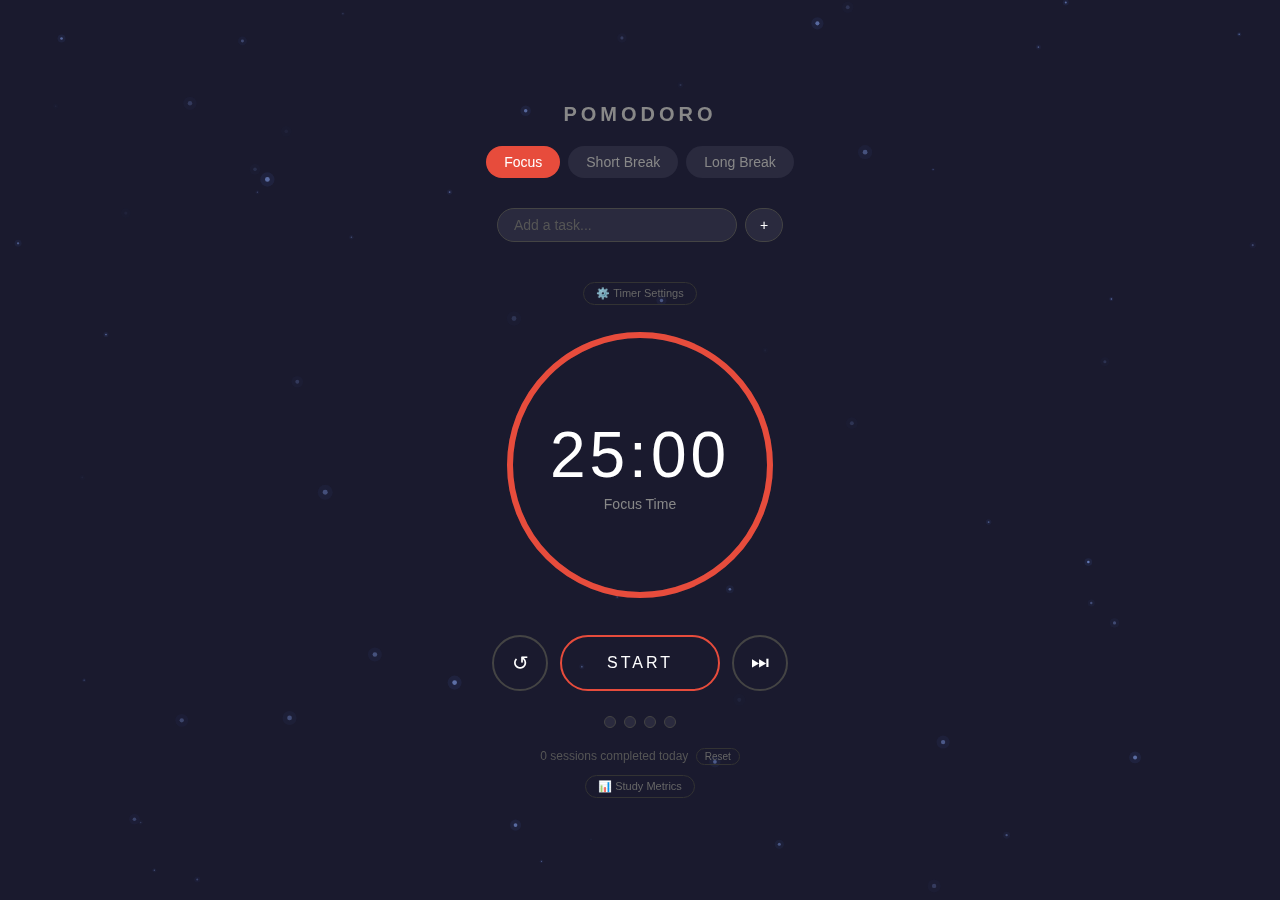
<file: index.html>
<!DOCTYPE html>
<html lang="en">
<head>
  <meta charset="UTF-8">
  <title>Pomodoro Timer</title>
  <link rel="stylesheet" href="css/styles.css">
</head>
<body>
<div class="container">
  <h1>Pomodoro</h1>

  <!-- Mode tabs -->
  <div class="tabs">
    <button class="tab active-work" onclick="setMode('work')">Focus</button>
    <button class="tab" onclick="setMode('short')">Short Break</button>
    <button class="tab" onclick="setMode('long')">Long Break</button>
  </div>

  <!-- Task input -->
  <div class="task-input">
    <input type="text" id="task" placeholder="Add a task..." onkeydown="if(event.key==='Enter')addTask()" />
    <button onclick="addTask()">+</button>
  </div>

  <!-- Task list -->
  <div class="task-list" id="task-list"></div>

  <!-- Timer settings -->
  <div class="settings">
    <button class="settings-toggle" onclick="toggleSettings()">⚙️ Timer Settings</button>
    <div class="settings-panel" id="settings-panel">
      <div class="setting-row"><span>Focus (min)</span><input type="number" id="set-work" value="25" min="1" max="120"></div>
      <div class="setting-row"><span>Short Break (min)</span><input type="number" id="set-short" value="5" min="1" max="60"></div>
      <div class="setting-row"><span>Long Break (min)</span><input type="number" id="set-long" value="15" min="1" max="60"></div>
      <button onclick="applySettings()">Apply</button>
    </div>
  </div>

  <!-- Circular timer -->
  <div class="timer-ring">
    <svg width="280" height="280">
      <circle class="ring-bg" cx="140" cy="140" r="130"></circle>
      <circle class="ring-progress ring-work" id="ring" cx="140" cy="140" r="130"
        stroke-dasharray="816.81" stroke-dashoffset="0"></circle>
    </svg>
    <div class="timer-text">
      <div class="time" id="time">25:00</div>
      <div class="label" id="label">Focus Time</div>
    </div>
  </div>

  <!-- Controls -->
  <div class="controls">
    <button class="btn" onclick="resetTimer()" title="Reset (R)" aria-label="Reset timer">↺</button>
    <button class="btn btn-start work" id="start-btn" onclick="toggleTimer()" aria-label="Start or pause timer">START</button>
    <button class="btn" onclick="skipTimer()" title="Skip (N)" aria-label="Skip to next mode">⏭</button>
  </div>
  <div class="shortcut-hint">Shortcuts: Space start/pause, R reset, N skip</div>

  <!-- Session dots & stats -->
  <div class="sessions" id="sessions"></div>
  <div class="stats">
    <span id="stats">0 sessions completed today</span>
    <button class="settings-toggle" onclick="resetSessions()" style="font-size:10px;padding:2px 8px;margin-left:4px">Reset</button>
  </div>

  <!-- Metrics panel -->
  <button class="metrics-toggle" onclick="toggleMetrics()">📊 Study Metrics</button>
  <div class="metrics-panel" id="metrics-panel">
    <div id="metrics-content"></div>
    <button class="metrics-clear" onclick="clearMetrics()">Clear History</button>
  </div>
</div>

<!-- Scripts loaded in dependency order -->
<script src="js/background.js"></script>  <!-- Animated particle background -->
<script src="js/timer.js"></script>     <!-- State & core logic (MODES, tick, controls) -->
<script src="js/ui.js"></script>        <!-- DOM update functions -->
<script src="js/tasks.js"></script>     <!-- Task list logic -->
<script src="js/settings.js"></script>  <!-- Settings panel logic -->
<script src="js/metrics.js"></script>   <!-- Study metrics & charts -->
<script src="js/app.js"></script>       <!-- Initialization (runs last) -->
</body>
</html>
</file>
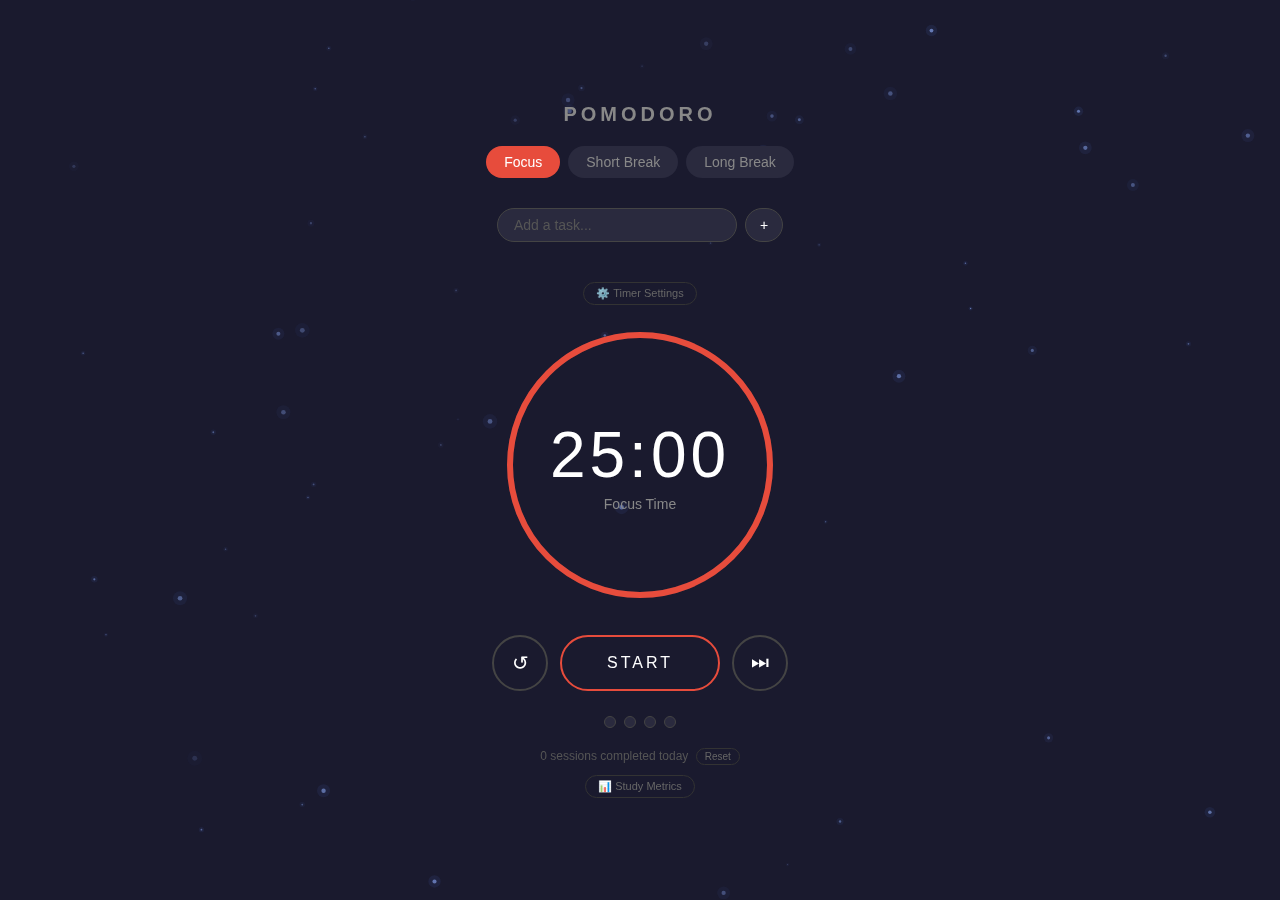
<file: pomodoro/index.html>
<!DOCTYPE html>
<html lang="en">
<head>
  <meta charset="UTF-8">
  <title>Pomodoro Timer</title>
  <link rel="stylesheet" href="css/styles.css">
</head>
<body>
<div class="container">
  <h1>Pomodoro</h1>

  <!-- Mode tabs -->
  <div class="tabs">
    <button class="tab active-work" onclick="setMode('work')">Focus</button>
    <button class="tab" onclick="setMode('short')">Short Break</button>
    <button class="tab" onclick="setMode('long')">Long Break</button>
  </div>

  <!-- Task input -->
  <div class="task-input">
    <input type="text" id="task" placeholder="Add a task..." onkeydown="if(event.key==='Enter')addTask()" />
    <button onclick="addTask()">+</button>
  </div>

  <!-- Task list -->
  <div class="task-list" id="task-list"></div>

  <!-- Timer settings -->
  <div class="settings">
    <button class="settings-toggle" onclick="toggleSettings()">⚙️ Timer Settings</button>
    <div class="settings-panel" id="settings-panel">
      <div class="setting-row"><span>Focus (min)</span><input type="number" id="set-work" value="25" min="1" max="120"></div>
      <div class="setting-row"><span>Short Break (min)</span><input type="number" id="set-short" value="5" min="1" max="60"></div>
      <div class="setting-row"><span>Long Break (min)</span><input type="number" id="set-long" value="15" min="1" max="60"></div>
      <button onclick="applySettings()">Apply</button>
    </div>
  </div>

  <!-- Circular timer -->
  <div class="timer-ring">
    <svg width="280" height="280">
      <circle class="ring-bg" cx="140" cy="140" r="130"></circle>
      <circle class="ring-progress ring-work" id="ring" cx="140" cy="140" r="130"
        stroke-dasharray="816.81" stroke-dashoffset="0"></circle>
    </svg>
    <div class="timer-text">
      <div class="time" id="time">25:00</div>
      <div class="label" id="label">Focus Time</div>
    </div>
  </div>

  <!-- Controls -->
  <div class="controls">
    <button class="btn" onclick="resetTimer()" title="Reset">↺</button>
    <button class="btn btn-start work" id="start-btn" onclick="toggleTimer()">START</button>
    <button class="btn" onclick="skipTimer()" title="Skip">⏭</button>
  </div>

  <!-- Session dots & stats -->
  <div class="sessions" id="sessions"></div>
  <div class="stats">
    <span id="stats">0 sessions completed today</span>
    <button class="settings-toggle" onclick="resetSessions()" style="font-size:10px;padding:2px 8px;margin-left:4px">Reset</button>
  </div>

  <!-- Metrics panel -->
  <button class="metrics-toggle" onclick="toggleMetrics()">📊 Study Metrics</button>
  <div class="metrics-panel" id="metrics-panel">
    <div id="metrics-content"></div>
    <button class="metrics-clear" onclick="clearMetrics()">Clear History</button>
  </div>
</div>

<!-- Scripts loaded in dependency order -->
<script src="js/background.js"></script>  <!-- Animated particle background -->
<script src="js/timer.js"></script>     <!-- State & core logic (MODES, tick, controls) -->
<script src="js/ui.js"></script>        <!-- DOM update functions -->
<script src="js/tasks.js"></script>     <!-- Task list logic -->
<script src="js/settings.js"></script>  <!-- Settings panel logic -->
<script src="js/metrics.js"></script>   <!-- Study metrics & charts -->
<script src="js/app.js"></script>       <!-- Initialization (runs last) -->
</body>
</html>
</file>
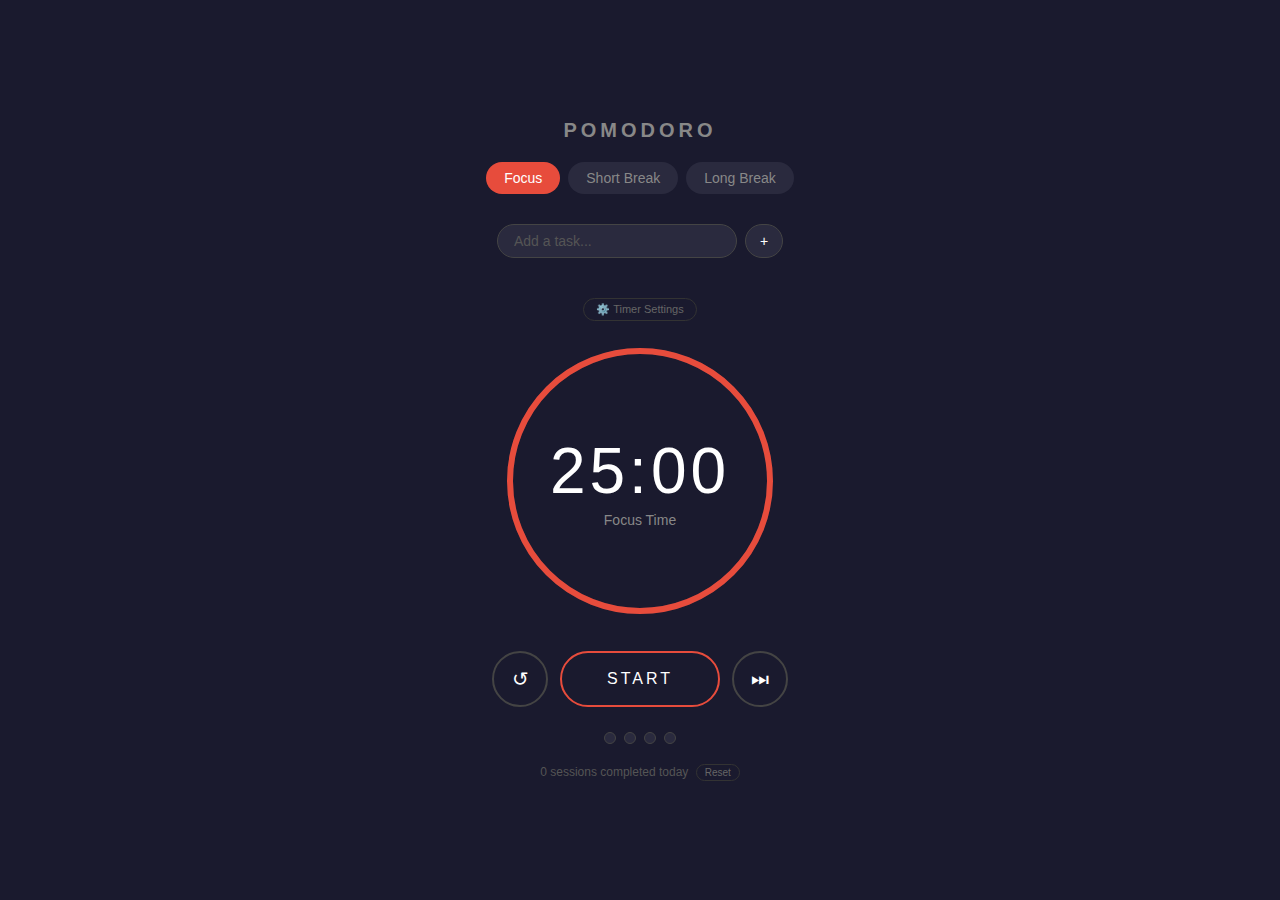
<file: pomodoro.html>
<!DOCTYPE html>
<html lang="en">
<head>
<meta charset="UTF-8">
<title>Pomodoro Timer</title>
<style>
  * { margin: 0; padding: 0; box-sizing: border-box; }
  body { background: #1a1a2e; color: #fff; font-family: 'Segoe UI', sans-serif; display: flex; justify-content: center; align-items: center; height: 100vh; }
  .container { text-align: center; width: 400px; }
  h1 { font-size: 20px; color: #888; margin-bottom: 20px; letter-spacing: 4px; text-transform: uppercase; }
  .tabs { display: flex; gap: 8px; justify-content: center; margin-bottom: 30px; }
  .tab { padding: 8px 18px; border-radius: 20px; border: none; font-size: 14px; cursor: pointer; font-family: inherit; transition: all 0.2s; }
  .tab.active-work { background: #e74c3c; color: #fff; }
  .tab.active-short { background: #27ae60; color: #fff; }
  .tab.active-long { background: #2980b9; color: #fff; }
  .tab:not([class*="active"]) { background: #2a2a3e; color: #888; }
  .tab:hover:not([class*="active"]) { background: #333; color: #fff; }
  .timer-ring { position: relative; width: 280px; height: 280px; margin: 0 auto 30px; }
  svg { transform: rotate(-90deg); }
  .ring-bg { fill: none; stroke: #2a2a3e; stroke-width: 6; }
  .ring-progress { fill: none; stroke-width: 6; stroke-linecap: round; transition: stroke-dashoffset 0.5s linear; }
  .ring-work { stroke: #e74c3c; }
  .ring-short { stroke: #27ae60; }
  .ring-long { stroke: #2980b9; }
  .timer-text { position: absolute; top: 50%; left: 50%; transform: translate(-50%, -50%); }
  .time { font-size: 64px; font-weight: 300; letter-spacing: 4px; font-variant-numeric: tabular-nums; }
  .label { font-size: 14px; color: #888; margin-top: 4px; }
  .controls { display: flex; gap: 12px; justify-content: center; margin-bottom: 25px; }
  .btn { width: 56px; height: 56px; border-radius: 50%; border: 2px solid #444; background: transparent; color: #fff; font-size: 20px; cursor: pointer; display: flex; align-items: center; justify-content: center; transition: all 0.2s; }
  .btn:hover { border-color: #fff; transform: scale(1.1); }
  .btn-start { width: 160px; border-radius: 28px; font-size: 16px; letter-spacing: 3px; }
  .btn-start.work { border-color: #e74c3c; }
  .btn-start.work:hover { background: #e74c3c; }
  .btn-start.short { border-color: #27ae60; }
  .btn-start.short:hover { background: #27ae60; }
  .btn-start.long { border-color: #2980b9; }
  .btn-start.long:hover { background: #2980b9; }
  .btn-start.running { background: #444; border-color: #444; }
  .sessions { display: flex; gap: 8px; justify-content: center; margin-bottom: 20px; }
  .dot { width: 12px; height: 12px; border-radius: 50%; background: #2a2a3e; border: 1px solid #444; }
  .dot.done { background: #e74c3c; border-color: #e74c3c; }
  .stats { font-size: 12px; color: #555; }
  .task-input { margin-bottom: 20px; display: flex; gap: 8px; justify-content: center; }
  .task-input input { background: #2a2a3e; border: 1px solid #444; color: #fff; padding: 8px 16px; border-radius: 20px; font-size: 14px; width: 240px; font-family: inherit; outline: none; }
  .task-input input:focus { border-color: #888; }
  .task-input input::placeholder { color: #555; }
  .task-input button { background: #2a2a3e; border: 1px solid #444; color: #fff; padding: 8px 14px; border-radius: 20px; cursor: pointer; font-size: 14px; }
  .task-input button:hover { border-color: #fff; }
  .task-list { max-width: 340px; margin: 0 auto 20px; text-align: left; max-height: 180px; overflow-y: auto; }
  .task-item { display: flex; align-items: center; gap: 10px; padding: 6px 12px; border-radius: 8px; margin-bottom: 4px; background: #2a2a3e; font-size: 13px; }
  .task-item.done span { text-decoration: line-through; color: #555; }
  .task-item input[type="checkbox"] { accent-color: #e74c3c; cursor: pointer; width: 16px; height: 16px; }
  .task-item span { flex: 1; }
  .task-item .del { background: none; border: none; color: #555; cursor: pointer; font-size: 14px; padding: 0 4px; }
  .task-item .del:hover { color: #e74c3c; }
  .settings { margin-bottom: 20px; }
  .settings-toggle { background: none; border: 1px solid #333; color: #666; font-size: 11px; padding: 4px 12px; border-radius: 12px; cursor: pointer; font-family: inherit; }
  .settings-toggle:hover { color: #fff; border-color: #888; }
  .settings-panel { display: none; margin-top: 10px; background: #2a2a3e; padding: 12px 16px; border-radius: 10px; }
  .settings-panel.open { display: block; }
  .setting-row { display: flex; justify-content: space-between; align-items: center; margin: 6px 0; font-size: 12px; color: #aaa; }
  .setting-row input { width: 60px; background: #1a1a2e; border: 1px solid #444; color: #fff; padding: 4px 8px; border-radius: 8px; text-align: center; font-size: 12px; font-family: inherit; }
  .setting-row input:focus { outline: none; border-color: #888; }
  .settings-panel button { margin-top: 8px; background: #444; border: none; color: #fff; padding: 6px 16px; border-radius: 12px; cursor: pointer; font-size: 11px; font-family: inherit; }
  .settings-panel button:hover { background: #666; }
</style>
</head>
<body>
<div class="container">
  <h1>Pomodoro</h1>
  <div class="tabs">
    <button class="tab active-work" onclick="setMode('work')">Focus</button>
    <button class="tab" onclick="setMode('short')">Short Break</button>
    <button class="tab" onclick="setMode('long')">Long Break</button>
  </div>
  <div class="task-input">
    <input type="text" id="task" placeholder="Add a task..." onkeydown="if(event.key==='Enter')addTask()" />
    <button onclick="addTask()">+</button>
  </div>
  <div class="task-list" id="task-list"></div>
  <div class="settings">
    <button class="settings-toggle" onclick="toggleSettings()">⚙️ Timer Settings</button>
    <div class="settings-panel" id="settings-panel">
      <div class="setting-row"><span>Focus (min)</span><input type="number" id="set-work" value="25" min="1" max="120"></div>
      <div class="setting-row"><span>Short Break (min)</span><input type="number" id="set-short" value="5" min="1" max="60"></div>
      <div class="setting-row"><span>Long Break (min)</span><input type="number" id="set-long" value="15" min="1" max="60"></div>
      <button onclick="applySettings()">Apply</button>
    </div>
  </div>
  <div class="timer-ring">
    <svg width="280" height="280">
      <circle class="ring-bg" cx="140" cy="140" r="130"></circle>
      <circle class="ring-progress ring-work" id="ring" cx="140" cy="140" r="130"
        stroke-dasharray="816.81" stroke-dashoffset="0"></circle>
    </svg>
    <div class="timer-text">
      <div class="time" id="time">25:00</div>
      <div class="label" id="label">Focus Time</div>
    </div>
  </div>
  <div class="controls">
    <button class="btn" onclick="resetTimer()" title="Reset">↺</button>
    <button class="btn btn-start work" id="start-btn" onclick="toggleTimer()">START</button>
    <button class="btn" onclick="skipTimer()" title="Skip">⏭</button>
  </div>
  <div class="sessions" id="sessions"></div>
  <div class="stats"><span id="stats">0 sessions completed today</span> <button class="settings-toggle" onclick="resetSessions()" style="font-size:10px;padding:2px 8px;margin-left:4px">Reset</button></div>
</div>

<script>
// ============================================================
// CONFIGURATION
// Default durations for each timer mode (in seconds).
// These can be overridden by the user via the Settings panel.
// ============================================================
const MODES = {
  work:  { time: 25 * 60, label: 'Focus Time',  color: 'work'  },
  short: { time: 5 * 60,  label: 'Short Break',  color: 'short' },
  long:  { time: 15 * 60, label: 'Long Break',   color: 'long'  },
};

// Circumference of the SVG ring (2πr, r=130) — used to animate the progress arc
const CIRC = 2 * Math.PI * 130;

// ============================================================
// STATE VARIABLES
// ============================================================
let mode = 'work';                // Current timer mode: 'work', 'short', or 'long'
let timeLeft = MODES.work.time;   // Seconds remaining in the current timer
let totalTime = MODES.work.time;  // Total seconds for the current mode (used to calculate progress %)
let running = false;              // Whether the timer is actively counting down
let interval = null;              // Reference to the setInterval so we can clear it
let sessionsCompleted = 0;        // Focus sessions completed in this browser session (resets on reload)
let totalToday = parseInt(localStorage.getItem('pomo_today') || '0');  // Persistent daily session count
let todayDate = localStorage.getItem('pomo_date') || '';               // Date string for daily reset

// If the stored date doesn't match today, reset the daily counter
const today = new Date().toDateString();
if (todayDate !== today) { totalToday = 0; localStorage.setItem('pomo_date', today); }

// ============================================================
// MODE SWITCHING
// Stops the timer (if running) and switches to the selected mode,
// resetting the countdown to that mode's full duration.
// ============================================================
function setMode(m) {
  if (running) toggleTimer();  // Stop the timer before switching
  mode = m;
  timeLeft = MODES[m].time;
  totalTime = MODES[m].time;
  updateDisplay();
  updateTabs();
  updateRing();
}

// ============================================================
// UI UPDATE FUNCTIONS
// ============================================================

// Updates the MM:SS display and the browser tab title
function updateDisplay() {
  const min = Math.floor(timeLeft / 60);
  const sec = timeLeft % 60;
  document.getElementById('time').textContent =
    String(min).padStart(2, '0') + ':' + String(sec).padStart(2, '0');
  document.getElementById('label').textContent = MODES[mode].label;
  // Show remaining time in the browser tab so user can see it when tabbed away
  document.title = `${String(min).padStart(2, '0')}:${String(sec).padStart(2, '0')} - Pomodoro`;
}

// Highlights the active tab button, colors the start button and ring to match the current mode
function updateTabs() {
  // Reset all tabs to inactive
  document.querySelectorAll('.tab').forEach(t => t.className = 'tab');
  const tabs = document.querySelectorAll('.tab');
  tabs[0].className = mode === 'work'  ? 'tab active-work'  : 'tab';
  tabs[1].className = mode === 'short' ? 'tab active-short' : 'tab';
  tabs[2].className = mode === 'long'  ? 'tab active-long'  : 'tab';

  // Update start/pause button color based on mode or running state
  const btn = document.getElementById('start-btn');
  btn.className = `btn btn-start ${running ? 'running' : MODES[mode].color}`;

  // Update the SVG ring's stroke color to match the current mode
  const ring = document.getElementById('ring');
  ring.className = `ring-progress ring-${MODES[mode].color}`;
}

// Animates the circular progress ring by adjusting the SVG stroke-dashoffset
function updateRing() {
  const pct = timeLeft / totalTime;          // Fraction of time remaining (1.0 = full, 0 = empty)
  const offset = CIRC * (1 - pct);           // Offset the dash to reveal the progress arc
  document.getElementById('ring').style.strokeDashoffset = offset;
}

// Renders the 4 session dots (filled for completed, empty for remaining in the current set of 4)
function updateSessions() {
  let html = '';
  for (let i = 0; i < 4; i++) {
    html += `<div class="dot ${i < sessionsCompleted % 4 ? 'done' : ''}"></div>`;
  }
  document.getElementById('sessions').innerHTML = html;
  document.getElementById('stats').textContent = `${totalToday} session${totalToday !== 1 ? 's' : ''} completed today`;
}

// ============================================================
// TIMER CONTROLS
// ============================================================

// Toggles the timer between running (START) and paused (PAUSE)
function toggleTimer() {
  if (running) {
    clearInterval(interval);
    running = false;
    document.getElementById('start-btn').textContent = 'START';
  } else {
    running = true;
    document.getElementById('start-btn').textContent = 'PAUSE';
    interval = setInterval(tick, 1000);  // Fire every 1 second
  }
  updateTabs();
}

// Called every second by setInterval while the timer is running.
// Decrements the timer, and when it reaches 0, plays an alarm
// and auto-switches to the next mode (work → break or break → work).
function tick() {
  timeLeft--;
  if (timeLeft < 0) {
    clearInterval(interval);
    running = false;
    playAlarm();

    // After a focus session, increment counters and switch to a break
    if (mode === 'work') {
      sessionsCompleted++;
      totalToday++;
      localStorage.setItem('pomo_today', totalToday);
      // Every 4th session gets a long break instead of a short break
      if (sessionsCompleted % 4 === 0) setMode('long');
      else setMode('short');
    } else {
      // After a break, go back to focus mode
      setMode('work');
    }
    updateSessions();
    return;
  }
  updateDisplay();
  updateRing();
}

// Resets the current timer back to full duration without changing the mode
function resetTimer() {
  if (running) toggleTimer();  // Stop first
  timeLeft = MODES[mode].time;
  totalTime = MODES[mode].time;
  updateDisplay();
  updateRing();
}

// Skips the current timer entirely and moves to the next mode
// (counts as a completed session if skipping a focus period)
function skipTimer() {
  if (running) toggleTimer();
  if (mode === 'work') {
    sessionsCompleted++;
    totalToday++;
    localStorage.setItem('pomo_today', totalToday);
    if (sessionsCompleted % 4 === 0) setMode('long');
    else setMode('short');
  } else {
    setMode('work');
  }
  updateSessions();
}

// ============================================================
// ALARM & NOTIFICATIONS
// Plays a short 5-note chime using the Web Audio API and sends
// a browser notification (if permission was granted).
// ============================================================
function playAlarm() {
  try {
    const actx = new (window.AudioContext || window.webkitAudioContext)();
    const notes = [523, 659, 784, 659, 523];  // C5, E5, G5, E5, C5 — a simple chime
    notes.forEach((freq, i) => {
      const osc = actx.createOscillator();     // Generates the tone
      const gain = actx.createGain();          // Controls volume fade-out
      osc.connect(gain); gain.connect(actx.destination);
      osc.frequency.value = freq;
      osc.type = 'sine';
      // Each note plays for 0.3s with a quick fade-out, staggered by 0.25s
      gain.gain.setValueAtTime(0.15, actx.currentTime + i * 0.25);
      gain.gain.exponentialRampToValueAtTime(0.001, actx.currentTime + i * 0.25 + 0.3);
      osc.start(actx.currentTime + i * 0.25);
      osc.stop(actx.currentTime + i * 0.25 + 0.3);
    });
  } catch (e) {}

  // Send a desktop notification if the user granted permission
  if (Notification.permission === 'granted') {
    new Notification('Pomodoro', { body: mode === 'work' ? 'Focus session complete! Take a break.' : 'Break over! Time to focus.' });
  }
}

// Ask for notification permission on first load (only if not already decided)
if ('Notification' in window && Notification.permission === 'default') {
  Notification.requestPermission();
}

// ============================================================
// TASK LIST
// Tasks are stored in localStorage as a JSON array of { text, done } objects.
// Users can add, check off (cross out), and delete tasks.
// ============================================================
let tasks = JSON.parse(localStorage.getItem('pomo_tasks') || '[]');

// Re-renders the entire task list and saves to localStorage
function renderTasks() {
  const el = document.getElementById('task-list');
  el.innerHTML = tasks.map((t, i) =>
    `<div class="task-item ${t.done ? 'done' : ''}">
      <input type="checkbox" ${t.done ? 'checked' : ''} onchange="toggleTask(${i})">
      <span>${t.text}</span>
      <button class="del" onclick="deleteTask(${i})">✕</button>
    </div>`
  ).join('');
  localStorage.setItem('pomo_tasks', JSON.stringify(tasks));
}

// Reads the input field, creates a new task, and re-renders
function addTask() {
  const input = document.getElementById('task');
  const text = input.value.trim();
  if (!text) return;
  tasks.push({ text, done: false });
  input.value = '';
  renderTasks();
}

// check off that a task is done. 
function toggleTask(i) {
  tasks[i].done = !tasks[i].done;
  renderTasks();
}

// Removes a task from the list entirely
function deleteTask(i) {
  tasks.splice(i, 1);
  renderTasks();
}

// ============================================================
// SETTINGS PANEL
// Allows the user to customize focus/break durations.
// Custom durations are saved to localStorage and restored on reload.
// ============================================================

// Toggles the settings panel open/closed
function toggleSettings() {
  document.getElementById('settings-panel').classList.toggle('open');
}

// this basically allows u to use ur own settings and save. 
function applySettings() {
  const w = parseInt(document.getElementById('set-work').value) || 25;   // Focus minutes
  const s = parseInt(document.getElementById('set-short').value) || 5;   // Short break minutes
  const l = parseInt(document.getElementById('set-long').value) || 15;   // Long break minutes
  MODES.work.time = w * 60;   // Convert minutes to seconds
  MODES.short.time = s * 60;
  MODES.long.time = l * 60;
  localStorage.setItem('pomo_settings', JSON.stringify({ work: w, short: s, long: l }));
  setMode(mode);  // Re-apply current mode with new duration
  document.getElementById('settings-panel').classList.remove('open');
}

// Restore saved settings from localStorage on page load
const savedSettings = JSON.parse(localStorage.getItem('pomo_settings') || 'null');
if (savedSettings) {
  MODES.work.time = savedSettings.work * 60;
  MODES.short.time = savedSettings.short * 60;
  MODES.long.time = savedSettings.long * 60;
  document.getElementById('set-work').value = savedSettings.work;
  document.getElementById('set-short').value = savedSettings.short;
  document.getElementById('set-long').value = savedSettings.long;
  timeLeft = MODES[mode].time;
  totalTime = MODES[mode].time;
}

// ============================================================
// SESSION RESET
// Resets both the in-memory and localStorage session counters to 0
// ============================================================
function resetSessions() {
  sessionsCompleted = 0;
  totalToday = 0;
  localStorage.setItem('pomo_today', '0');
  updateSessions();
}

// ============================================================
// INITIALIZATION
// Render all UI components on page load
// ============================================================
renderTasks();
updateDisplay();
updateRing();
updateSessions();
updateTabs();
</script>
</body>
</html>
</file>
<file: css/styles.css>
/* ============================================================
   RESET & BASE STYLES
   ============================================================ */
* { margin: 0; padding: 0; box-sizing: border-box; }
body {
  background: #1a1a2e;
  color: #fff;
  font-family: 'Segoe UI', sans-serif;
  display: flex;
  justify-content: center;
  align-items: center;
  min-height: 100vh;
  overflow-x: hidden;
}
#bg-canvas {
  position: fixed;
  top: 0; left: 0;
  width: 100%; height: 100%;
  z-index: 0;
  pointer-events: none;
}
.container { text-align: center; width: 400px; position: relative; z-index: 1; }
h1 { font-size: 20px; color: #888; margin-bottom: 20px; letter-spacing: 4px; text-transform: uppercase; }

/* ============================================================
   MODE TABS (Focus / Short Break / Long Break)
   ============================================================ */
.tabs { display: flex; gap: 8px; justify-content: center; margin-bottom: 30px; }
.tab {
  padding: 8px 18px;
  border-radius: 20px;
  border: none;
  font-size: 14px;
  cursor: pointer;
  font-family: inherit;
  transition: all 0.2s;
}
.tab.active-work { background: #e74c3c; color: #fff; }
.tab.active-short { background: #27ae60; color: #fff; }
.tab.active-long { background: #2980b9; color: #fff; }
.tab:not([class*="active"]) { background: #2a2a3e; color: #888; }
.tab:hover:not([class*="active"]) { background: #333; color: #fff; }

/* ============================================================
   CIRCULAR TIMER RING (SVG-based progress arc)
   ============================================================ */
.timer-ring { position: relative; width: 280px; height: 280px; margin: 0 auto 30px; }
svg { transform: rotate(-90deg); }
.ring-bg { fill: none; stroke: #2a2a3e; stroke-width: 6; }
.ring-progress { fill: none; stroke-width: 6; stroke-linecap: round; transition: stroke-dashoffset 0.5s linear; }
.ring-work { stroke: #e74c3c; }
.ring-short { stroke: #27ae60; }
.ring-long { stroke: #2980b9; }
.timer-text { position: absolute; top: 50%; left: 50%; transform: translate(-50%, -50%); }
.time { font-size: 64px; font-weight: 300; letter-spacing: 4px; font-variant-numeric: tabular-nums; }
.label { font-size: 14px; color: #888; margin-top: 4px; }

/* ============================================================
   CONTROL BUTTONS (Reset, Start/Pause, Skip)
   ============================================================ */
.controls { display: flex; gap: 12px; justify-content: center; margin-bottom: 25px; }
.btn {
  width: 56px; height: 56px;
  border-radius: 50%;
  border: 2px solid #444;
  background: transparent;
  color: #fff;
  font-size: 20px;
  cursor: pointer;
  display: flex;
  align-items: center;
  justify-content: center;
  transition: all 0.2s;
}
.btn:hover { border-color: #fff; transform: scale(1.1); }
.btn-start { width: 160px; border-radius: 28px; font-size: 16px; letter-spacing: 3px; }
.btn-start.work { border-color: #e74c3c; }
.btn-start.work:hover { background: #e74c3c; }
.btn-start.short { border-color: #27ae60; }
.btn-start.short:hover { background: #27ae60; }
.btn-start.long { border-color: #2980b9; }
.btn-start.long:hover { background: #2980b9; }
.btn-start.running { background: #444; border-color: #444; }
.shortcut-hint { display: none; }

/* ============================================================
   TOGGLE OPTIONS (Auto-start, Sound)
   ============================================================ */
.toggle-options {
  display: flex; gap: 16px; justify-content: center; margin-bottom: 20px;
}
.toggle-label {
  display: flex; align-items: center; gap: 6px;
  font-size: 11px; color: #888; cursor: pointer; user-select: none;
}
.toggle-label input[type="checkbox"] {
  accent-color: #e74c3c; cursor: pointer; width: 14px; height: 14px;
}
.toggle-label:hover span { color: #fff; }

/* ============================================================
   SESSION DOTS & STATS
   ============================================================ */
.sessions { display: flex; gap: 8px; justify-content: center; margin-bottom: 20px; }
.dot { width: 12px; height: 12px; border-radius: 50%; background: #2a2a3e; border: 1px solid #444; }
.dot.done { background: #e74c3c; border-color: #e74c3c; }
.stats { font-size: 12px; color: #555; }

/* ============================================================
   TASK LIST
   ============================================================ */
.task-input { margin-bottom: 20px; display: flex; gap: 8px; justify-content: center; }
.task-input input {
  background: #2a2a3e; border: 1px solid #444; color: #fff;
  padding: 8px 16px; border-radius: 20px; font-size: 14px;
  width: 240px; font-family: inherit; outline: none;
}
.task-input input:focus { border-color: #888; }
.task-input input::placeholder { color: #555; }
.task-input button {
  background: #2a2a3e; border: 1px solid #444; color: #fff;
  padding: 8px 14px; border-radius: 20px; cursor: pointer; font-size: 14px;
}
.task-input button:hover { border-color: #fff; }
.task-list { max-width: 340px; margin: 0 auto 20px; text-align: left; max-height: 180px; overflow-y: auto; }
.task-item {
  display: flex; align-items: center; gap: 10px;
  padding: 6px 12px; border-radius: 8px; margin-bottom: 4px;
  background: #2a2a3e; font-size: 13px;
}
.task-item.done span { text-decoration: line-through; color: #555; }
.task-item input[type="checkbox"] { accent-color: #e74c3c; cursor: pointer; width: 16px; height: 16px; }
.task-item span { flex: 1; }
.task-item .del { background: none; border: none; color: #555; cursor: pointer; font-size: 14px; padding: 0 4px; }
.task-item .del:hover { color: #e74c3c; }
.drag-handle {
  cursor: grab; color: #555; font-size: 14px; user-select: none; line-height: 1;
}
.drag-handle:active { cursor: grabbing; }
.task-item.dragging { opacity: 0.4; background: #333; }
.task-item.drag-over { border-top: 2px solid #e74c3c; }

/* ============================================================
   METRICS PANEL
   ============================================================ */
.metrics-toggle {
  background: none; border: 1px solid #333; color: #666;
  font-size: 11px; padding: 4px 12px; border-radius: 12px;
  cursor: pointer; font-family: inherit; margin-top: 10px;
}
.metrics-toggle:hover { color: #fff; border-color: #888; }
.metrics-panel { display: none; margin-top: 10px; background: #2a2a3e; padding: 12px 16px; border-radius: 10px; }
.metrics-panel.open { display: block; }
.metrics-stats { display: grid; grid-template-columns: repeat(2, 1fr); gap: 6px; margin-bottom: 12px; }
.metric-item { text-align: center; }
.metric-val { display: block; font-size: 16px; font-weight: bold; color: #fff; }
.metric-label { font-size: 9px; color: #666; text-transform: uppercase; letter-spacing: 1px; }
.metrics-chart { display: flex; gap: 4px; justify-content: center; align-items: flex-end; height: 80px; }
.chart-col { display: flex; flex-direction: column; align-items: center; flex: 1; }
.chart-val { font-size: 8px; color: #888; margin-bottom: 2px; min-height: 12px; }
.chart-bar-wrap { width: 100%; height: 50px; display: flex; align-items: flex-end; justify-content: center; }
.chart-bar { width: 70%; border-radius: 2px 2px 0 0; min-height: 1px; transition: height 0.3s; }
.chart-label { font-size: 9px; margin-top: 3px; }
.metrics-clear {
  background: none; border: 1px solid #333; color: #555;
  font-size: 9px; padding: 2px 8px; border-radius: 8px;
  cursor: pointer; font-family: inherit; margin-top: 8px;
}
.metrics-clear:hover { color: #e74c3c; border-color: #e74c3c; }

.settings { margin-bottom: 20px; }
.settings-toggle {
  background: none; border: 1px solid #333; color: #666;
  font-size: 11px; padding: 4px 12px; border-radius: 12px;
  cursor: pointer; font-family: inherit;
}
.settings-toggle:hover { color: #fff; border-color: #888; }
.settings-panel { display: none; margin-top: 10px; background: #2a2a3e; padding: 12px 16px; border-radius: 10px; }
.settings-panel.open { display: block; }
.setting-row {
  display: flex; justify-content: space-between; align-items: center;
  margin: 6px 0; font-size: 12px; color: #aaa;
}
.setting-row input {
  width: 60px; background: #1a1a2e; border: 1px solid #444; color: #fff;
  padding: 4px 8px; border-radius: 8px; text-align: center;
  font-size: 12px; font-family: inherit;
}
.setting-row input:focus { outline: none; border-color: #888; }
.settings-panel button {
  margin-top: 8px; background: #444; border: none; color: #fff;
  padding: 6px 16px; border-radius: 12px; cursor: pointer;
  font-size: 11px; font-family: inherit;
}
.settings-panel button:hover { background: #666; }
</file>
<file: pomodoro/css/styles.css>
/* ============================================================
   RESET & BASE STYLES
   ============================================================ */
* { margin: 0; padding: 0; box-sizing: border-box; }
body {
  background: #1a1a2e;
  color: #fff;
  font-family: 'Segoe UI', sans-serif;
  display: flex;
  justify-content: center;
  align-items: center;
  height: 100vh;
  overflow: hidden;
}
#bg-canvas {
  position: fixed;
  top: 0; left: 0;
  width: 100%; height: 100%;
  z-index: 0;
  pointer-events: none;
}
.container { text-align: center; width: 400px; position: relative; z-index: 1; }
h1 { font-size: 20px; color: #888; margin-bottom: 20px; letter-spacing: 4px; text-transform: uppercase; }

/* ============================================================
   MODE TABS (Focus / Short Break / Long Break)
   ============================================================ */
.tabs { display: flex; gap: 8px; justify-content: center; margin-bottom: 30px; }
.tab {
  padding: 8px 18px;
  border-radius: 20px;
  border: none;
  font-size: 14px;
  cursor: pointer;
  font-family: inherit;
  transition: all 0.2s;
}
.tab.active-work { background: #e74c3c; color: #fff; }
.tab.active-short { background: #27ae60; color: #fff; }
.tab.active-long { background: #2980b9; color: #fff; }
.tab:not([class*="active"]) { background: #2a2a3e; color: #888; }
.tab:hover:not([class*="active"]) { background: #333; color: #fff; }

/* ============================================================
   CIRCULAR TIMER RING (SVG-based progress arc)
   ============================================================ */
.timer-ring { position: relative; width: 280px; height: 280px; margin: 0 auto 30px; }
svg { transform: rotate(-90deg); }
.ring-bg { fill: none; stroke: #2a2a3e; stroke-width: 6; }
.ring-progress { fill: none; stroke-width: 6; stroke-linecap: round; transition: stroke-dashoffset 0.5s linear; }
.ring-work { stroke: #e74c3c; }
.ring-short { stroke: #27ae60; }
.ring-long { stroke: #2980b9; }
.timer-text { position: absolute; top: 50%; left: 50%; transform: translate(-50%, -50%); }
.time { font-size: 64px; font-weight: 300; letter-spacing: 4px; font-variant-numeric: tabular-nums; }
.label { font-size: 14px; color: #888; margin-top: 4px; }

/* ============================================================
   CONTROL BUTTONS (Reset, Start/Pause, Skip)
   ============================================================ */
.controls { display: flex; gap: 12px; justify-content: center; margin-bottom: 25px; }
.btn {
  width: 56px; height: 56px;
  border-radius: 50%;
  border: 2px solid #444;
  background: transparent;
  color: #fff;
  font-size: 20px;
  cursor: pointer;
  display: flex;
  align-items: center;
  justify-content: center;
  transition: all 0.2s;
}
.btn:hover { border-color: #fff; transform: scale(1.1); }
.btn-start { width: 160px; border-radius: 28px; font-size: 16px; letter-spacing: 3px; }
.btn-start.work { border-color: #e74c3c; }
.btn-start.work:hover { background: #e74c3c; }
.btn-start.short { border-color: #27ae60; }
.btn-start.short:hover { background: #27ae60; }
.btn-start.long { border-color: #2980b9; }
.btn-start.long:hover { background: #2980b9; }
.btn-start.running { background: #444; border-color: #444; }

/* ============================================================
   SESSION DOTS & STATS
   ============================================================ */
.sessions { display: flex; gap: 8px; justify-content: center; margin-bottom: 20px; }
.dot { width: 12px; height: 12px; border-radius: 50%; background: #2a2a3e; border: 1px solid #444; }
.dot.done { background: #e74c3c; border-color: #e74c3c; }
.stats { font-size: 12px; color: #555; }

/* ============================================================
   TASK LIST
   ============================================================ */
.task-input { margin-bottom: 20px; display: flex; gap: 8px; justify-content: center; }
.task-input input {
  background: #2a2a3e; border: 1px solid #444; color: #fff;
  padding: 8px 16px; border-radius: 20px; font-size: 14px;
  width: 240px; font-family: inherit; outline: none;
}
.task-input input:focus { border-color: #888; }
.task-input input::placeholder { color: #555; }
.task-input button {
  background: #2a2a3e; border: 1px solid #444; color: #fff;
  padding: 8px 14px; border-radius: 20px; cursor: pointer; font-size: 14px;
}
.task-input button:hover { border-color: #fff; }
.task-list { max-width: 340px; margin: 0 auto 20px; text-align: left; max-height: 180px; overflow-y: auto; }
.task-item {
  display: flex; align-items: center; gap: 10px;
  padding: 6px 12px; border-radius: 8px; margin-bottom: 4px;
  background: #2a2a3e; font-size: 13px;
}
.task-item.done span { text-decoration: line-through; color: #555; }
.task-item input[type="checkbox"] { accent-color: #e74c3c; cursor: pointer; width: 16px; height: 16px; }
.task-item span { flex: 1; }
.task-item .del { background: none; border: none; color: #555; cursor: pointer; font-size: 14px; padding: 0 4px; }
.task-item .del:hover { color: #e74c3c; }

/* ============================================================
   METRICS PANEL
   ============================================================ */
.metrics-toggle {
  background: none; border: 1px solid #333; color: #666;
  font-size: 11px; padding: 4px 12px; border-radius: 12px;
  cursor: pointer; font-family: inherit; margin-top: 10px;
}
.metrics-toggle:hover { color: #fff; border-color: #888; }
.metrics-panel { display: none; margin-top: 10px; background: #2a2a3e; padding: 12px 16px; border-radius: 10px; }
.metrics-panel.open { display: block; }
.metrics-stats { display: flex; justify-content: space-around; margin-bottom: 12px; }
.metric-item { text-align: center; }
.metric-val { display: block; font-size: 16px; font-weight: bold; color: #fff; }
.metric-label { font-size: 9px; color: #666; text-transform: uppercase; letter-spacing: 1px; }
.metrics-chart { display: flex; gap: 4px; justify-content: center; align-items: flex-end; height: 80px; }
.chart-col { display: flex; flex-direction: column; align-items: center; flex: 1; }
.chart-val { font-size: 8px; color: #888; margin-bottom: 2px; min-height: 12px; }
.chart-bar-wrap { width: 100%; height: 50px; display: flex; align-items: flex-end; justify-content: center; }
.chart-bar { width: 70%; border-radius: 2px 2px 0 0; min-height: 1px; transition: height 0.3s; }
.chart-label { font-size: 9px; margin-top: 3px; }
.metrics-clear {
  background: none; border: 1px solid #333; color: #555;
  font-size: 9px; padding: 2px 8px; border-radius: 8px;
  cursor: pointer; font-family: inherit; margin-top: 8px;
}
.metrics-clear:hover { color: #e74c3c; border-color: #e74c3c; }
.settings { margin-bottom: 20px; }
.settings-toggle {
  background: none; border: 1px solid #333; color: #666;
  font-size: 11px; padding: 4px 12px; border-radius: 12px;
  cursor: pointer; font-family: inherit;
}
.settings-toggle:hover { color: #fff; border-color: #888; }
.settings-panel { display: none; margin-top: 10px; background: #2a2a3e; padding: 12px 16px; border-radius: 10px; }
.settings-panel.open { display: block; }
.setting-row {
  display: flex; justify-content: space-between; align-items: center;
  margin: 6px 0; font-size: 12px; color: #aaa;
}
.setting-row input {
  width: 60px; background: #1a1a2e; border: 1px solid #444; color: #fff;
  padding: 4px 8px; border-radius: 8px; text-align: center;
  font-size: 12px; font-family: inherit;
}
.setting-row input:focus { outline: none; border-color: #888; }
.settings-panel button {
  margin-top: 8px; background: #444; border: none; color: #fff;
  padding: 6px 16px; border-radius: 12px; cursor: pointer;
  font-size: 11px; font-family: inherit;
}
.settings-panel button:hover { background: #666; }
</file>
